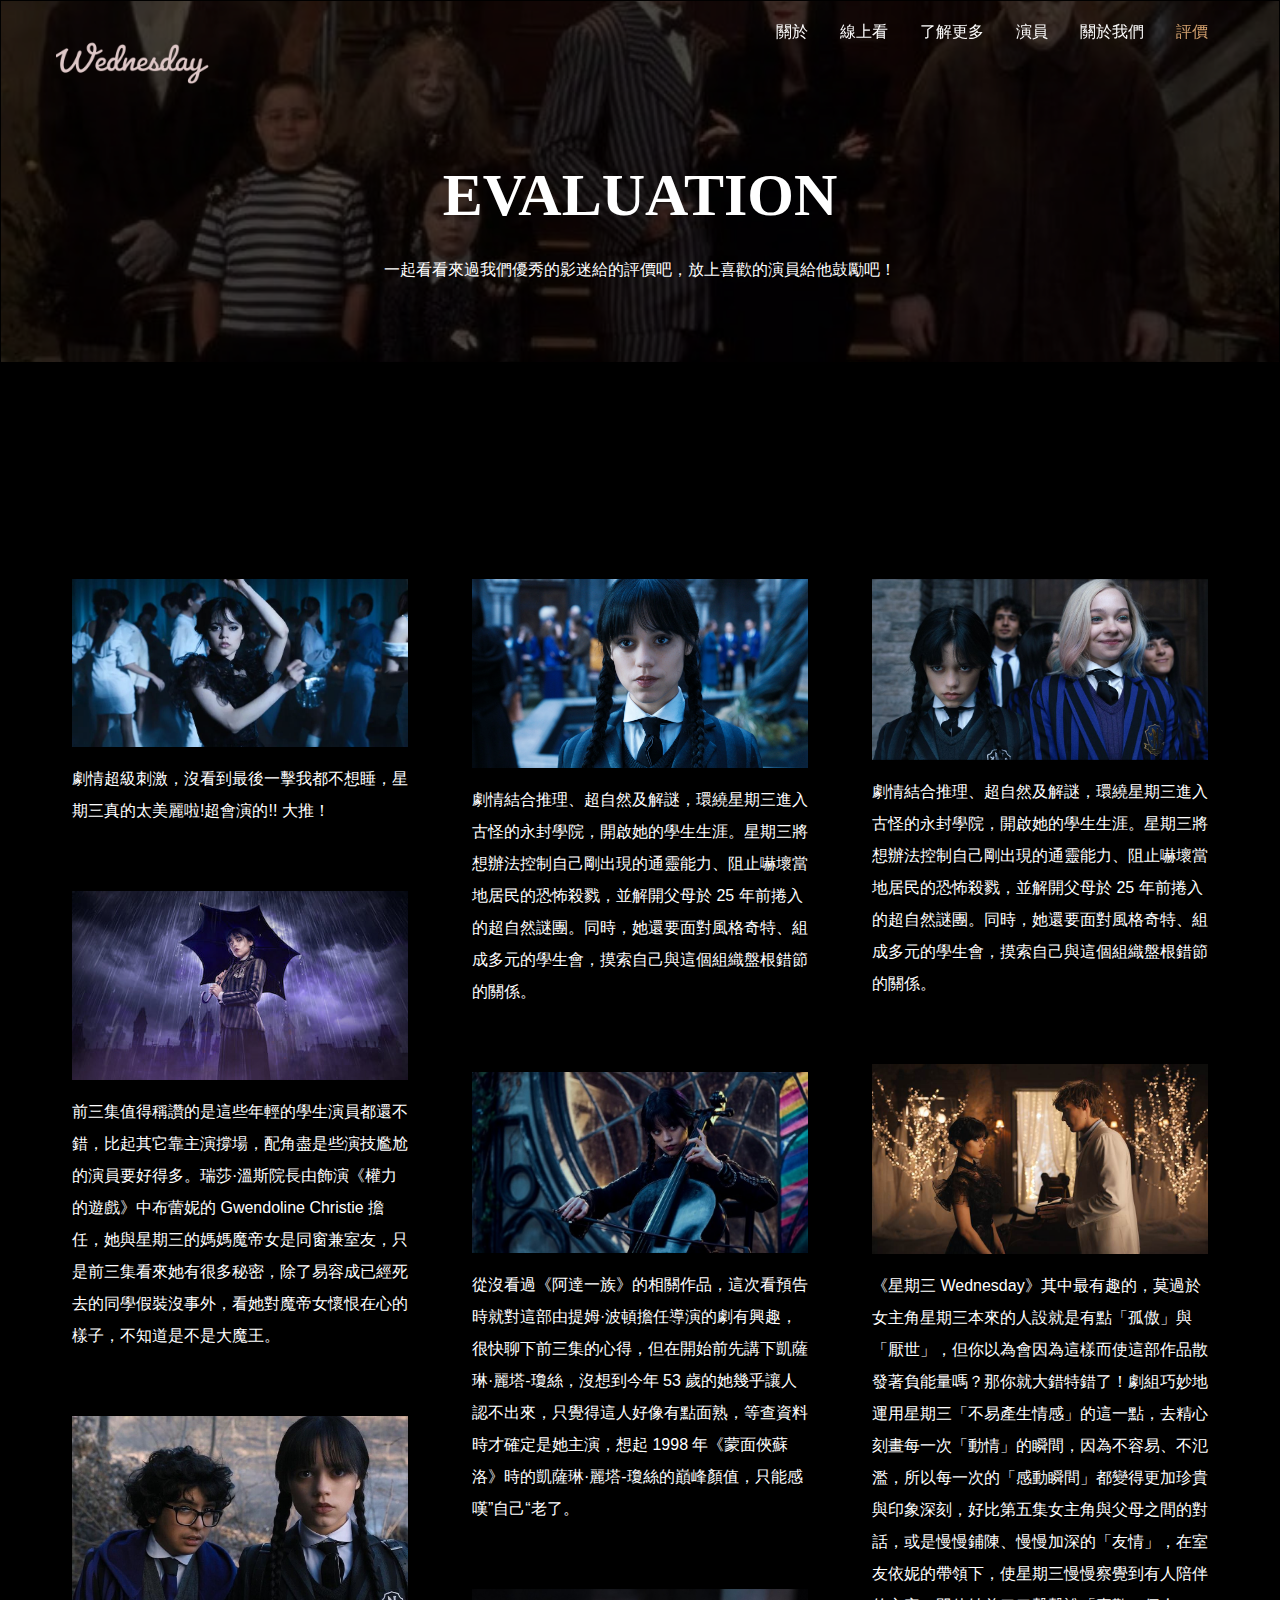
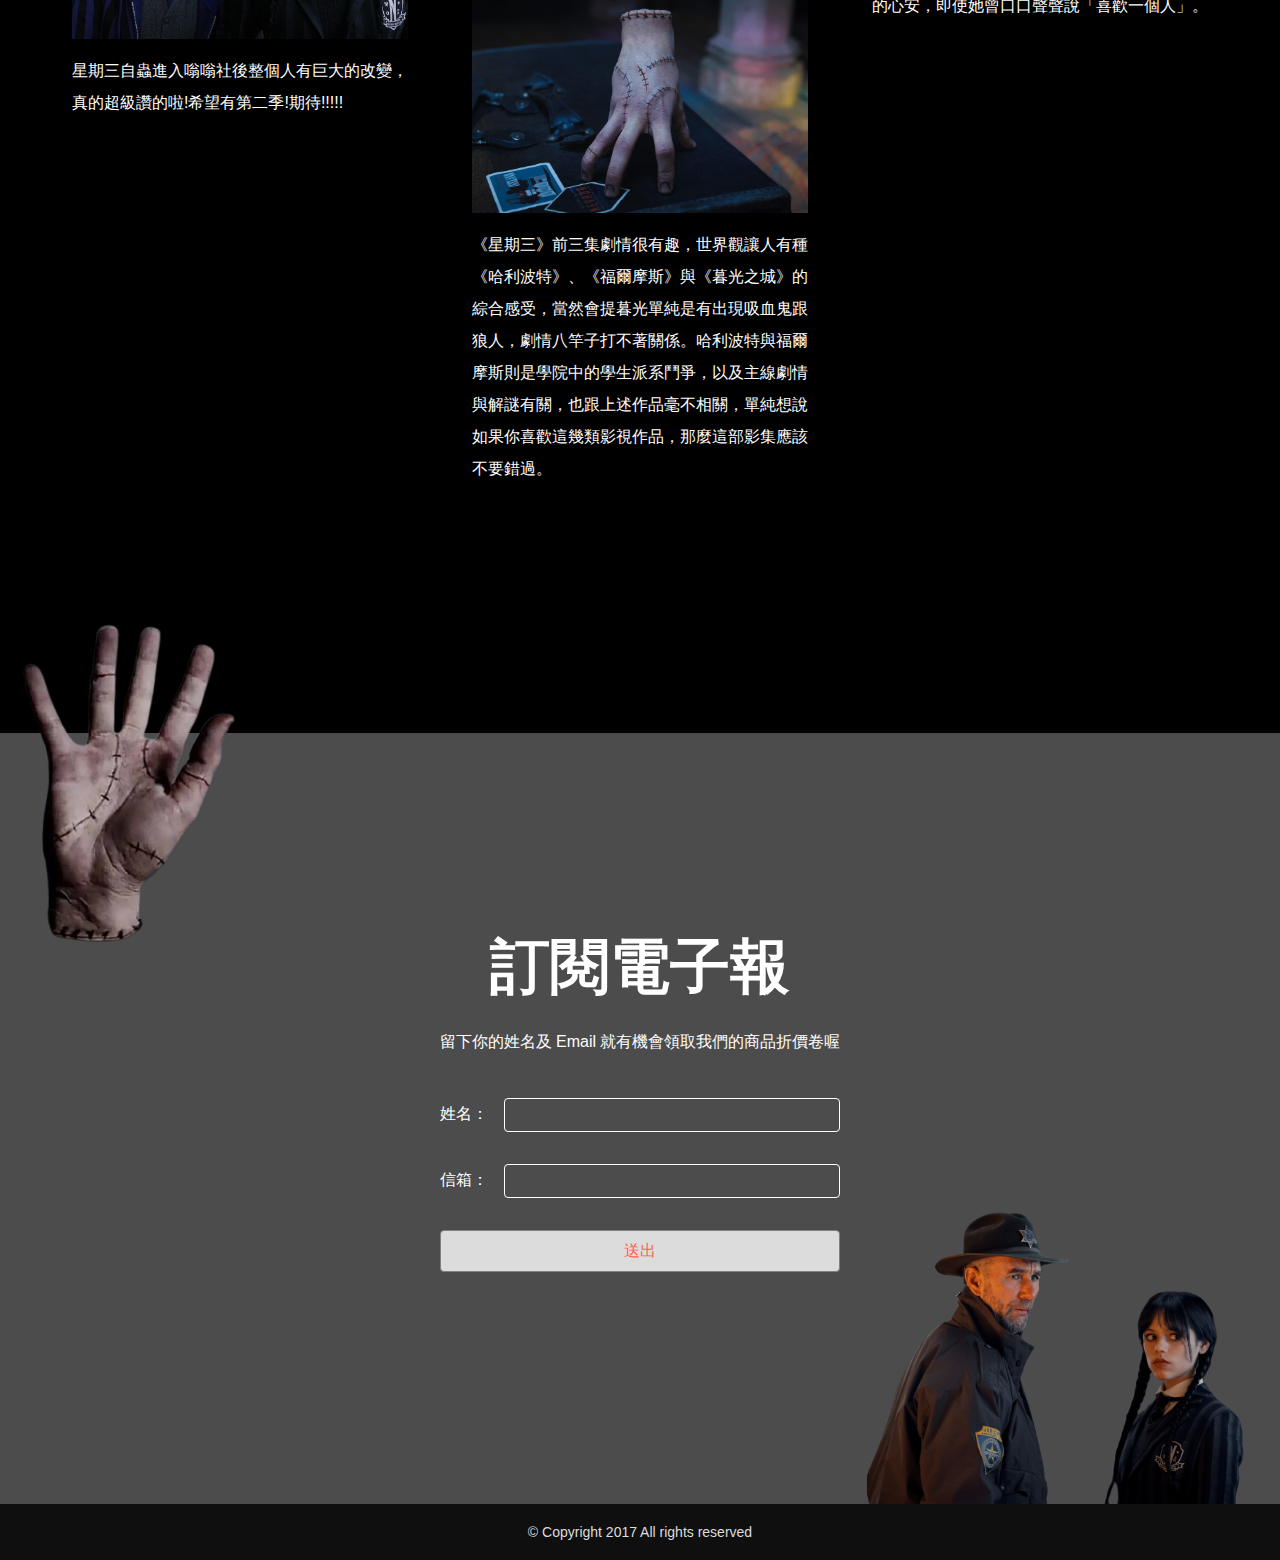
<file: evaluation.html>
<!DOCTYPE html>
<html lang="zh-Hent-TW">
<head>
	<meta charset="UTF-8">
	<meta name="viewport" content="width=device-width, initial-scale=1.0">
	<title>星期三</title>
	<!-- Normalize -->
	<link rel="stylesheet" href="assets/css/normalize.css">
	<!-- Vendor -->
	<link rel="stylesheet" href="assets/vendor/owlcarousel2/assets/owl.carousel.min.css">
	<link rel="stylesheet" href="assets/vendor/fancybox3/jquery.fancybox.css">
	<!-- <link rel="stylesheet" href="assets/vendor/owlcarousel2/assets/owl.theme.default.min.css"> -->
	<!-- Custom -->
	<link rel="stylesheet" href="assets/css/style.css">
</head>
<body>
	<div class="wrapper">

		<!-- Start header -->
		<header class="header">
			<div class="navbar">
				<div class="container">
					<a href="#!" class="brand">
						<h1>Wednesday</h1>
					</a>
					<ul class="nav js-onePageNav">
						<li class="nav-item">
							<a href="index.html#about" class="nav-link">關於</a>
						</li>
						<li class="nav-item">
							<a href="index.html#service" class="nav-link">線上看</a>
						</li>
						<li class="nav-item">
							<a href="index.html#reservation" class="nav-link">了解更多</a>
						</li>
						<li class="nav-item">
							<a href="index.html#menu" class="nav-link">演員</a>
						</li>
						<li class="nav-item">
							<a href="index.html#contact" class="nav-link">關於我們</a>
						</li>
						<li class="nav-item active">
							<a href="evaluation.html" class="nav-link">評價</a>
						</li>
						<!-- <a href="#!" class="close-btn">
							<span></span>
							<span></span>
						</a> -->
					</ul>
					<a href="#!" class="menu-toggle">
						<span></span>
						<span></span>
						<span></span>
					</a>
				</div>
			</div>
		</header>
		<!-- End header -->

		<!-- Start main -->
		<section class="main">
			
			<!-- Start page title -->
			<div class="page-title">
				<div class="mask-dark"></div>
				<div class="section-intro js-fadeInUp">
					<h2 class="title">EVALUATION</h2>
					<p class="para">一起看看來過我們優秀的影迷給的評價吧，放上喜歡的演員給他鼓勵吧！</p>
				</div>
			</div>
			<!-- End page title -->

			<!-- Start evaluation -->
			<div class="hero bg">
				<div class="container">
					<div class="masonry-row">
						<div class="masonry-col">
							<div class="eval-card">
								<img class="image" src="assets/images/evaluation/002.jpg" alt="">
								<p class="para">劇情超級刺激，沒看到最後一擊我都不想睡，星期三真的太美麗啦!超會演的!!
								大推！</p>
							</div>
						</div>
						<div class="masonry-col">
							<div class="eval-card">
								<img class="image" src="assets/images/evaluation/010.jpg" alt="">
								<p class="para">劇情結合推理、超自然及解謎，環繞星期三進入古怪的永封學院，開啟她的學生生涯。星期三將想辦法控制自己剛出現的通靈能力、阻止嚇壞當地居民的恐怖殺戮，並解開父母於 25 年前捲入的超自然謎團。同時，她還要面對風格奇特、組成多元的學生會，摸索自己與這個組織盤根錯節的關係。</p>
							</div>
						</div>
						<div class="masonry-col">
							<div class="eval-card">
								<img class="image" src="assets/images/evaluation/005.jpg" alt="">
								<p class="para">劇情結合推理、超自然及解謎，環繞星期三進入古怪的永封學院，開啟她的學生生涯。星期三將想辦法控制自己剛出現的通靈能力、阻止嚇壞當地居民的恐怖殺戮，並解開父母於 25 年前捲入的超自然謎團。同時，她還要面對風格奇特、組成多元的學生會，摸索自己與這個組織盤根錯節的關係。</p>
							</div>
						</div>
						<div class="masonry-col">
							<div class="eval-card">
								<img class="image" src="assets/images/evaluation/009.jpg" alt="">
								<p class="para">前三集值得稱讚的是這些年輕的學生演員都還不錯，比起其它靠主演撐場，配角盡是些演技尷尬的演員要好得多。瑞莎·溫斯院長由飾演《權力的遊戲》中布蕾妮的 Gwendoline Christie 擔任，她與星期三的媽媽魔帝女是同窗兼室友，只是前三集看來她有很多秘密，除了易容成已經死去的同學假裝沒事外，看她對魔帝女懷恨在心的樣子，不知道是不是大魔王。</p>
							</div>
						</div>
						<div class="masonry-col">
							<div class="eval-card">
								<img class="image" src="assets/images/evaluation/006.jpg" alt="">
								<p class="para">《星期三 Wednesday》其中最有趣的，莫過於女主角星期三本來的人設就是有點「孤傲」與「厭世」，但你以為會因為這樣而使這部作品散發著負能量嗎？那你就大錯特錯了！劇組巧妙地運用星期三「不易產生情感」的這一點，去精心刻畫每一次「動情」的瞬間，因為不容易、不氾濫，所以每一次的「感動瞬間」都變得更加珍貴與印象深刻，好比第五集女主角與父母之間的對話，或是慢慢鋪陳、慢慢加深的「友情」，在室友依妮的帶領下，使星期三慢慢察覺到有人陪伴的心安，即使她曾口口聲聲說「喜歡一個人」。</p>
							</div>
						</div>
						<div class="masonry-col">
							<div class="eval-card">
								<img class="image" src="assets/images/evaluation/001.jpg" alt="">
								<p class="para">從沒看過《阿達一族》的相關作品，這次看預告時就對這部由提姆·波頓擔任導演的劇有興趣，很快聊下前三集的心得，但在開始前先講下凱薩琳·麗塔-瓊絲，沒想到今年 53 歲的她幾乎讓人認不出來，只覺得這人好像有點面熟，等查資料時才確定是她主演，想起 1998 年《蒙面俠蘇洛》時的凱薩琳·麗塔-瓊絲的巔峰顏值，只能感嘆”自己“老了。</p>
							</div>
						</div>
						<div class="masonry-col">
							<div class="eval-card">
								<img class="image" src="assets/images/evaluation/003.jpg" alt="">
								<p class="para">星期三自蟲進入嗡嗡社後整個人有巨大的改變，真的超級讚的啦!希望有第二季!期待!!!!!</p>
							</div>
						</div>
						<div class="masonry-col">
							<div class="eval-card">
								<img class="image" src="assets/images/evaluation/004.jpg" alt="">
								<p class="para">《星期三》前三集劇情很有趣，世界觀讓人有種《哈利波特》、《福爾摩斯》與《暮光之城》的綜合感受，當然會提暮光單純是有出現吸血鬼跟狼人，劇情八竿子打不著關係。哈利波特與福爾摩斯則是學院中的學生派系鬥爭，以及主線劇情與解謎有關，也跟上述作品毫不相關，單純想說如果你喜歡這幾類影視作品，那麼這部影集應該不要錯過。</p>
							</div>
						</div>
					</div>
				</div>
			</div>
			<!-- End evaluation -->
			
		</section>
		<!-- End main -->

		<!-- Start footer -->
		<footer class="footer">
			<div class="mask-dark"></div>
			<div class="hero">
				<img src="assets/images/parallax/006.png" alt="" class="rellax parallax-6" data-rellax-speed="-2">
				<img src="assets/images/parallax/007.png" alt="" class="rellax parallax-7" data-rellax-speed="-2">
				<div class="container">
					<!-- <a href="#!" class="brand"></a>
					<ul class="nav">
						<li class="nav-item">
							<a href="" class="nav-link">關於</a>
						</li>
						<li class="nav-item">
							<a href="" class="nav-link">服務</a>
						</li>
						<li class="nav-item">
							<a href="" class="nav-link">訂位</a>
						</li>
						<li class="nav-item">
							<a href="" class="nav-link">菜單</a>
						</li>
						<li class="nav-item">
							<a href="" class="nav-link">聯絡</a>
						</li>
					</ul> -->
					<div class="section-intro js-fadeInUp">
						<h2 class="title">訂閱電子報</h2>
						<p class="para">留下你的姓名及 Email 就有機會領取我們的商品折價卷喔</p>
					</div>

					<form class="form js-fadeInUp" action="http://www.newsleopard.com/mailverify.htm?x=0000000065862abb01658ae5d37d35b1" target="popupwindow" method="post" onsubmit="window.open('', 'popupwindow', 'yesscrollbars=,width=350,height=115');return true">
						<div class="form__item">
							<label class="form__label" for="name">姓名：</label>
							<input id="name" class="form__input" type="text" name="name">
						</div>
						<div class="form__item">
							<label class="form__label" for="mail">信箱：</label>
							<input id="mail" class="form__input" type="email" name="email">
						</div>
						<div class="form__item">
							<input class="form__submit btn btn-primary btn-lg" type="submit" value="送出">
						</div>
					</form>

				</div>
			</div>
			<div class="copyright">
				<p>© Copyright 2017 All rights reserved</p>
			</div>
		</footer>
		<!-- End footer -->

	</div>
</body>
<!-- JS -->
<!-- lib -->
<script src="assets/vendor/jquery/jquery-3.3.1.min.js"></script>
<!-- vendor -->
<script src="assets/vendor/masonry/masonry.pkgd.min.js"></script>
<!-- custom -->
<script>
	// 導覽列的變化
	// x = $('.navbar').height();
	// console.log(x);
	// 抓取視窗偵測滾動事件
	$(window).scroll(function(){
		scrolledPx = $(this).scrollTop(); //抓取滾動距離
		if(scrolledPx >= 80){ //條件判斷 "如果滾動距離大於200px"
			$('.navbar').addClass('active'); //加上 active class
		}else{
			$('.navbar').removeClass('active'); //移除 active class
		}
	})

	// 彈跳選單 or 下拉選單
	$('.menu-toggle').on('click', function(){
		$(this).toggleClass('active');
		$('.navbar .nav').toggleClass('active');
	})
	$('.nav-link').on('click', function(){
		$('.menu-toggle').removeClass('active');
		$('.navbar .nav').removeClass('active');
	})

	// Masonry
	$('.masonry-row').masonry({
		itemSelector: '.masonry-col'
	});

</script>

</html>
</file>
<file: assets/css/style.css>
/**
 * Page name
 * Copyright 2017
 * Author
 * Licensed 
 */
/*------------------------------------*\
    Content
\*------------------------------------*/
/**
 * Content............You're reading it!
 * Globel...............Set common style
 * Layout...........Set grid
 * Components...........Set components styles
 */
 
 
/*------------------------------------*\
    Globel
\*------------------------------------*/
*{
	box-sizing: border-box;
	position: relative;
}
html,body{
	font-family: '微軟正黑體', arial;
}
h1,h2,h3,h4,h5,h6,p{
	padding: 0;
	margin: 0;
}
ul{
	list-style: none;
	margin: 0;
	padding: 0;
}
a{
	text-decoration: none;
	color: #F8F8FF;
	outline: none;
}

/*------------------------------------*\
    Layout
\*------------------------------------*/
.container{
	max-width: 1200px;
	margin: 0 auto;
	/*border: 1px solid #ccc;*/
	height: 100%;
	padding-right: 16px;
	padding-left: 16px;
}
.row{
	margin-left: -16px;
	margin-right: -16px;
}
.row:after{
	content: '';
	display: block;
	clear: both;
}
.col-lg-6,.col-lg-4,.col-lg-3,
.col-md-6,.col-md-12,
.col-sm-12{
	float: left;
	/*border: 1px solid red;*/
	padding-left: 16px;
	padding-right: 16px;
}
.col-lg-6{
	width: 50%;
}
.col-lg-4{
	width: 33.3333333%;
}
.col-lg-3{
	width: 25%;
}
@media (max-width: 768px){
	.col-md-6{
		width: 50%;
	}
	.col-md-12{
		width: 100%;
	}
}
@media (max-width: 576px){
	.col-sm-12{
		width: 100%;
	}
}
/*------------------------------------*\
    Components
\*------------------------------------*/

/* btn */
.btn{
	display: inline-block;
	font-size: 16px;
	line-height: 24px;
	padding: 4px 16px;
	border: 1px solid #6495ED;
	color: #6495ED;
	border-radius: 4px;
	transition: all 0.3s;
	cursor: pointer;
	outline: none;     


	
	font-family:sans-serif;

}
/* 大小設定 */
.btn.btn-lg{
	padding: 8px 32px;
}
/* 主要按鈕 */
.btn.btn-primary{
	background-color: #DCDCDC;
	border: 1px solid #808080;
	color: #FF6347;

}
.btn.btn-primary:hover{
	background-color:  #D8BFD8;
	border: 1px solid #b2875c;
	transform: scale(1.2);
}
/* 次要按鈕 */
.btn.btn-secondary{
     background-color: #DCDCDC;
	border: 1px solid #808080;
	color: #FF6347;

}
.btn.btn-secondary:hover{
	background-color: #D8BFD8;
	color:#4682B4;
	transform: scale(1.2);
}
.btn-group-center{
	text-align: center;
}
.btn-group-center .btn{
	margin-left: 12px;
	margin-right: 12px;

}
.btn-group-right{
	text-align: right;
}
.btn-group-right .btn{
	margin-left: 24px;
}
@media (max-width: 576px){
	.btn-group-center{
		display: flex;
		flex-direction: column;
		width: 240px;
		margin: 0 auto;
	}
	.btn-group-center .btn{
		margin-bottom: 24px;
	}
	.btn-group-center .btn:last-child{
		margin-bottom: 0;
	}
}

/* image-container */
.image-container{
	width: 100%;
}
.image-container:before{
	content: '';
	display: block;
	width: 100%;
	padding-top: 75%;
}
.image-container .image{
	position: absolute;
	top: 0;
	left: 0;
	width: 100%;
	height: 100%;
	background-position: center;
	background-size: cover;
	background-repeat: no-repeat;
	border-radius: 50px;
}

/* navbar */
.navbar{
	height: 100px;
	/*background-color: rgba(0,0,0,0.8);*/
	/* border-bottom: 1px solid #666; */
	position: fixed;
	top: 0;
	left: 0;
	z-index: 500;
	width: 100%;
	transition: all 0.3s;
}
.navbar.active{
	height: 64px;
	border-bottom: 0px;
	background-color: rgba(0,0,0,0.8);
}
.navbar .brand{
	display: inline-block;
	width: 200px;
	height: 200px;
	background-image: url('../images/common/My project-2.png');
	background-size: contain;
	background-position: center;
	background-repeat: no-repeat;

	text-indent: 100%;
	white-space: nowrap;
	overflow: hidden;
	transition: all 0.3s;
}
.navbar.active .brand{
	width: 160px;
	height: 64px;
}
.navbar .nav{
	float: right;
}
.navbar .nav .nav-item{
	float: left;
}
.navbar .nav .nav-link{
	color: #fefefe;
	display: block;
	line-height: 24px;
	padding: 20px 16px;
	transition: all 0.3s;
}
.navbar .nav .nav-link:hover,
.navbar .nav .nav-item.active .nav-link{
	color: #d5a26f;
}
@media (max-width: 768px){
	.navbar .nav{
		position: fixed;
		top: 0;
		left: 0;
		width: 100%;
		height: 100%;
		background-color: #000;
		z-index: 500;

		display: flex;
		justify-content: center;
		flex-direction: column;
		
		opacity: 0;
		visibility: hidden;
		transition: all 0.3s;
	}
	.navbar .nav.active{
		opacity: 1;
		visibility: visible;
	}
	.navbar .nav .nav-item{
		float: none;
	}
	.navbar .nav .nav-item .nav-link{
		width: 100%;
		padding: 12px 16px;
		text-align: center;
	}
}

/* menu-toggle */
.menu-toggle{
	width: 48px;
	height: 48px;
	float: right;
	margin-top: 8px;
	padding: 12px 8px;
	display: none;
	z-index: 600;
}
@media (max-width: 768px){
	.menu-toggle{
		display: block;
	}
}
.menu-toggle span{
	width: 32px;
	height: 2px;
	display: block;
	background-color: #d5a26f;
	/*margin-bottom: 8px;*/
	position: absolute;
	left: 50%;
	transform: translate(-50%,0);
	transition: all 0.3s;
}
.menu-toggle span:nth-child(1){
	top: 12px;
}
.menu-toggle.active span:nth-child(1){
	top: 50%;
	transform: translate(-50%,-50%) rotate(45deg);
}
.menu-toggle span:nth-child(2){
	top: 22px;
}
.menu-toggle.active span:nth-child(2){
	opacity: 0;
}
.menu-toggle span:nth-child(3){
	top: 32px;
}
.menu-toggle.active span:nth-child(3){
	top: 50%;
	transform: translate(-50%,-50%) rotate(-45deg);
}


/* close-btn */
.close-btn{
	width: 48px;
	height: 48px;
	position: absolute;
	right: 16px;
	top: 8px;
	display: none;
}
@media (max-width: 768px){
	.close-btn{
		display: block;
	}
}
.close-btn span{
	width: 40px;
	height: 2px;
	background-color: #d5a26f;
	display: block;
	position: absolute;
	top: 50%;
	left: 50%;
	transform: translate(-50%,-50%);
}
.close-btn span:nth-child(1){
	transform: translate(-50%,-50%) rotate(45deg);
}
.close-btn span:nth-child(2){
	transform: translate(-50%,-50%) rotate(-45deg);
}


/* hero */
.hero{
	padding-top: 200px;
	padding-bottom: 200px;
	
	
	}
.hero.bg {
   background-color: black;
}

@media (max-width: 768px){
	.hero{
		padding-top: 80px;
		padding-bottom: 80px;
	}
}
.hero.hero-bg-white{
	background-color:#000000;

}
.hero.hero-bg-grey{
	background-color:#000000;
}

/* jumbotron */
.jumbotron{
	border: 1px solid #000;
	padding-top: 184px;
	padding-bottom: 120px;
	/*background-image: url('../images/bg/bg001.jpg');*/
	background-position: center;
	background-size: cover;
	background-attachment: fixed;
}
.jumbotron .mask-dark{
	background-color: rgba(0,0,0,0.2);
}
.jumbotron .logo-image{
	width: 500px;
	height: 500px;
	background-image: url('../images/common/logo.png');
	background-position: center;
	background-size: contain;
	background-repeat: no-repeat;
	margin: 0 auto;
}
@media (max-width: 768px){
	.jumbotron{
		padding-top: 144px;
		padding-bottom: 80px;
	}
	.jumbotron .logo-image{
		width: 200px;
		height: 200px;
	}
}

/* mask */
.mask-dark{
	position: absolute;
	width: 100%;
	height: 100%;
	left: 0;
	top: 0;
	background-color: rgba(0,0,0,0.7);
}

/* about-preview */
@media (max-width: 768px){
	.about-preview{
		margin-bottom: 48px;
	}
}
.about-preview .title{
	font-size: 32px;
	color: #F8F8FF;
	margin-bottom: 24px;
	margin-top: 80px;
	font-family:Stencil Std;
}
@media (max-width: 992px){
	.about-preview .title{
		margin-top: 0;
	}
}
.about-preview .para{
	font-size: 16px;
	line-height: 32px;
	color: #F8F8FF;
	margin-bottom: 24px;
}

/* section-intro */
.section-intro{
	text-align: center;
	margin-bottom: 40px;
}
.section-intro .title{
	font-size: 60px;
	color: #1E90FF;
	margin-bottom: 24px;
	font-family:Stencil Std ;
	animation-name: color;
	animation-duration: 4s;
	animation-delay: 5s;
	animation-iteration-count: infinite;

}
@keyframes color{
	0%{color:#1E90FF ;}
	25%{ color: #00BFFF; }
	50%{color: #00FFFF;}
	75%{color: #E0FFFF;}
	100%{color:#1E90FF ;}
}
.section-intro .para{
	font-size: 16px;
	line-height: 32px;
	color: #1E90FF;

}
@media (max-width: 768px){
	.section-intro .title{
		font-size: 32px;
	}
}

/* service-item */
@media (max-width: 768px){
	.service-item{
		margin-bottom: 48px;
	}
	.service-group [class^="col-"]:last-child .service-item{
		margin-bottom: 0;
	}
}
.service-item .preview{
	padding-top: 16px;
}
.service-item .title{
	font-size: 24px;
	color: #F8F8FF;
	margin-bottom: 8px;

	white-space: nowrap;
	overflow: hidden;
	text-overflow: ellipsis;
}
.service-item .subtitle{
	font-size: 14px;
	color: #d5a26f;
	margin-bottom: 16px;
}
.service-item .para{
	color: white;
	font-size: 16px;
	line-height: 24px;
	margin-bottom: 24px;

	/*border: 1px solid #000;*/
	height: 72px;
	overflow: hidden;
}

/* reservation */
.reservation{
	background-image: url('../images/bg/bg002.jpg');
	background-position: center;
	background-size: cover;
	background-attachment: fixed;
}
.reservation .section-intro .title,
.reservation .section-intro .para{
	color: #fefefe;
}

/* menu-list */
.menu-list{
	margin-bottom: 64px;
}
.menu-list:last-child{
	margin-bottom: 0;
}
.menu-list .title-bar{
	/*border: 1px solid #000;*/
	margin-bottom: 24px;
}
.menu-list .title-bar:after{
	content: '';
	display: block;
	clear: both;
}
.menu-list .title-bar .title{
	font-size: 24px;
	line-height: 40px;
	color: #d5a26f;
	float: left;
	padding-left: 16px;
	font-family: serif;
}
.menu-list .title-bar .title:before{
	content: '';
	display: inline-block;
	width: 4px;
	height: 24px;
	background-color: #d5a26f;
	
	position: absolute;
	left: 0;
	top: 50%;
	transform: translate(0,-50%);
}
.menu-list .title-bar .btn{
	padding-top: 8px;
	padding-bottom: 8px;
	float: right;
}
.menu-list .list-item .image-container{
	margin-bottom: 16px;
}
.menu-list .list-item .image-container:before{
	padding-top: 100%;
}
.menu-list .list-item .title{
	font-size: 18px;
	color: #FFFAF0;
	line-height: 24px;
	margin-bottom: 8px;
}
.menu-list .list-item .subtitle{
	font-size: 14px;
	color: #DDA0DD;
}
@media (max-width: 768px){
	.menu-list .list-item{
		/*margin-bottom: 48px;*/
	}
}

/* owl-carousel */
.owl-theme .owl-dots{
	display: flex;
	justify-content: center;
	margin-top: 24px;
}
@media (max-width: 768px){
	.owl-theme .owl-dots{
		margin-bottom: 24px;
	}
}
.owl-theme button.owl-dot{
	display: inline-block;
	vertical-align: top;
	width: 15px;
	height: 15px;
	border-radius: 50%;
	background-color: #663399;
	outline: none;
	margin: 0 4px;
}
.owl-theme button.owl-dot.active{
	background-color: #DDA0DD;
}
.owl-theme .owl-nav{
	position: absolute;
	top: calc((100% - 106px) / 2);
	width: 100%;
}
.owl-theme .owl-nav button.owl-prev,
.owl-theme .owl-nav button.owl-next{
	width: 40px;
	height: 40px;
	border-radius: 50%;
	background-color: #DDA0DD;
	outline: none;
	color: #fff;
	box-shadow: 0 3px 5px rgba(0,0,0,0.5);
	position: absolute;
	transform: translate(0,-50%);
	top: 0;
	opacity: 0.5;
	transition: all 0.3s;
}
.owl-theme:hover .owl-nav button.owl-prev,
.owl-theme:hover .owl-nav button.owl-next{
	opacity: 1;
}
@media (max-width: 768px){
	.owl-theme .owl-nav button.owl-prev,
	.owl-theme .owl-nav button.owl-next{
		opacity: 1;
	}
}
.owl-theme .owl-nav button.owl-prev{
	left: -16px;
}
.owl-theme .owl-nav button.owl-next{
	right: -16px;
}



/* contact */
.contact-info{
	padding-top: 40px;
}
.contact-info .info-item{
	margin-bottom: 24px;
}
.contact-info .info-item .title{
	color: #d5a26f;
	margin-bottom: 16px;
}
.contact-info .info-item .title span{
	display: inline-block;
	border-bottom: 2px solid #d5a26f;
	line-height: 36px;
}
.contact-info .info-item .info{
	line-height: 32px;
}
.map-container{
	width: 100%;
	padding-top: 75%;
}
.map-container iframe{
	position: absolute;
	top: 0;
	left: 0;
}

/* footer */
.footer{
	background-image: url('../images/bg/bg003.jpg');
	background-position: center;
	background-size: cover;
	background-attachment: fixed;
}
.footer .brand{
	width: 240px;
	height: 240px;
	display: block;
	margin: 0 auto;
	background-image: url('../images/common/logo-w.png');
	background-position: center;
	background-size: contain;
}
@media (max-width: 768px){
	.footer .brand{
		width: 200px;
		height: 200px;
	}
}
.footer .nav{
	display: flex;
	justify-content: center;
}
.footer .nav .nav-link{
	display: block;
	color: #fefefe;
	padding: 24px;
	line-height: 24px;
	transition: all 0.3s;
}
@media (max-width: 768px){
	.footer .nav .nav-link{
		padding: 24px 8px;
	}
}
.footer .nav .nav-link:hover{
	color: #d5a26f;
}
.footer .copyright{
	background-color: rgba(0,0,0,0.8);
	color: #ddd;
	text-align: center;
	line-height: 24px;
	padding: 16px 0;
	font-size: 14px;
}
.footer .section-intro .title,
.footer .section-intro .para{
	color: #fff;
}

/* form */
.form{
	max-width: 400px;
	margin: 0 auto;
}
.form__item{
	display: flex;
	margin-bottom: 32px;
	align-items: center;
}
.form__label{
	color: #fff;
	margin-right: 16px;
}
.form__input{
	display: inline-block;
	flex: 1;
	border: 1px solid #fff;
	line-height: 32px;
	background-color: transparent;
	color: #fff;
	border-radius: 4px;
	padding: 0 8px;
	outline: none;
}
.form__input:focus{
	border: 1px solid #d5a26f;
}
.form__submit{
	flex: 1;
}

/* hidden */
.desktop-hidden{
	display: none;
}
@media (max-width: 768px){
	.desktop-hidden{
		display: block;
	}
	.mobile-hidden{
		display: none;
	}
}

/* parallax */
.rellax{
	position: absolute;
}
@media (max-width: 1024px){
	.rellax{
		display: none;
	}
}
.parallax-1{
	width: 35%;
	right: 0;
	top: -20%;
}
.parallax-2{
	width: 40%;
	left: 60;
	top: -20%;
}
.parallax-3{
	width: 35%;
	right: 0;
	top: -25%;
}
.parallax-4{
	width: 35%;
	left: 0;
	top: 0%;
}
.parallax-5{
	width: 35%;
	right: 0;
	top: -15%;
}
.parallax-6{
	width: 35%;
	left: -10%;
	top: -15%;
}
.parallax-7{
	width: 35%;
	right: 0%;
	bottom: 0%;
}

/* evaluation page */

/* page title */
.page-title{
	padding-top: 160px;
	padding-bottom: 76px;
	border: 1px solid #000;
	background-image: url('../images/bg/bg001.jpg');
	background-size: cover;
	background-position: center;
	background-repeat: no-repeat;
}
.page-title .section-intro{
	margin-bottom: 0;
}
.page-title .section-intro .title,
.page-title .section-intro .para{
	color: #fff;
}

/* eval card */
.eval-card{
	padding: 16px;
	box-shadow: 0 3px 20px rgba(0,0,0,0.3);
	margin-bottom: 32px;
}
.eval-card .image{
	display: block;
	width: 100%;
	margin-bottom: 16px;
}
.eval-card .para{
	line-height: 32px;
	font-size: 16px;
    color: white;
}

.masonry-row{
	margin-left: -16px;
	margin-right: -16px;
}
.masonry-col{
	padding-left: 16px;
	padding-right: 16px;
	width: 33.333333%;
}
@media (max-width: 768px){
	.masonry-col{
		width: 50%;
	}
}
@media (max-width: 576px){
	.masonry-col{
		width: 100%;
	}
}
</file>
